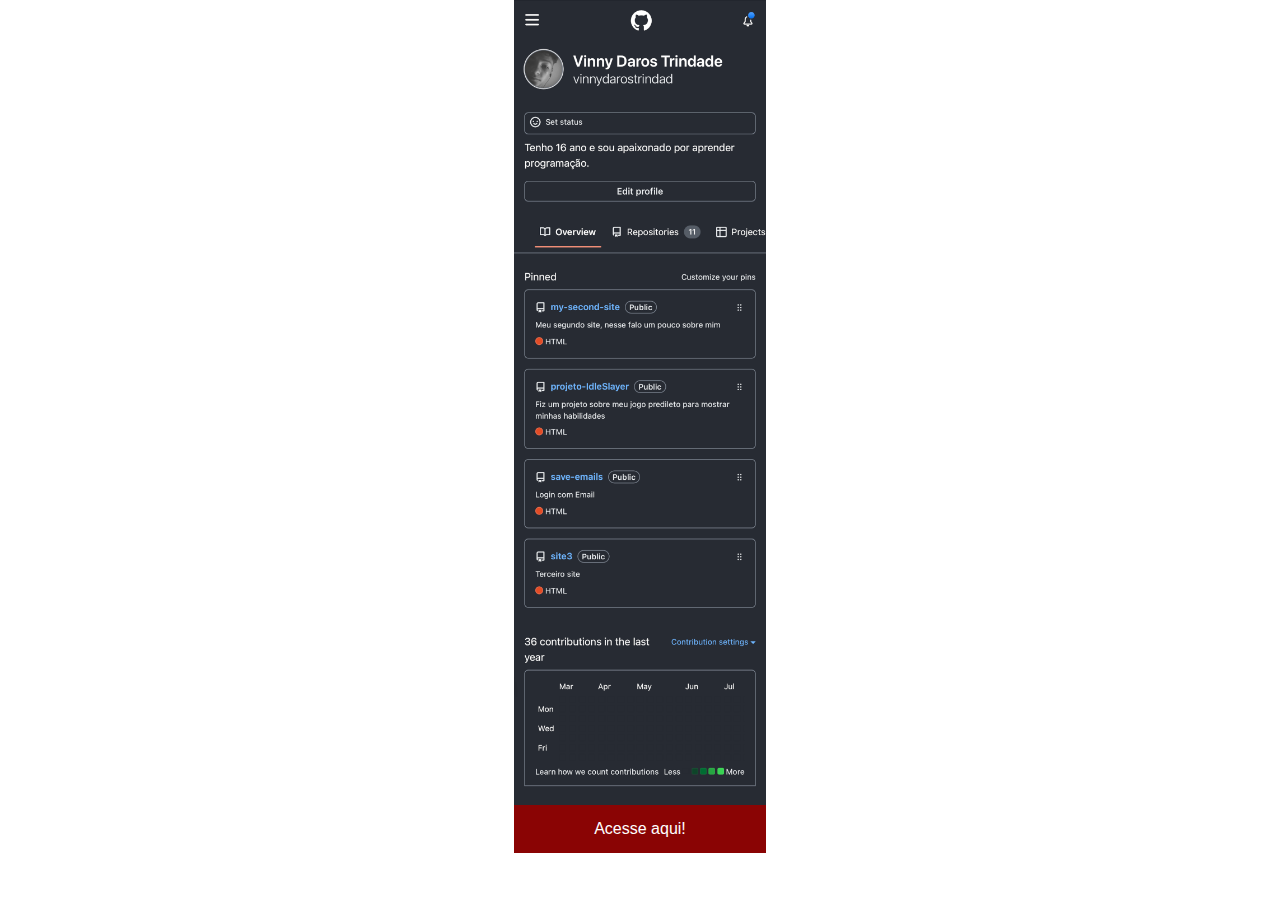
<file: github.html>
<!DOCTYPE html>
<html lang="pt-br">
<head>
    <meta charset="UTF-8">
    <meta http-equiv="X-UA-Compatible" content="IE=edge">
    <meta name="viewport" content="width=device-width, initial-scale=1.0">
    <title>GitHub</title>

    <style>
        * {
            margin: 0;
            padding: 0;
            font-family: Arial, Helvetica, sans-serif;
        }

        img {
            display: block;
            width: 252px;
            margin: auto;
        }

        ::-webkit-scrollbar {
            width: 0;
            height: 0;
        }

        a {
            display: block;
            text-decoration: none;
            color: white;
            background-color: rgb(138, 4, 4);
            width: 252px;
            margin: auto;
            padding: 15px 0;
            text-align: center;
        }

        a:hover {
            text-decoration: underline;
            background-color: rgb(170, 1, 1);
        }
    </style>
</head>
<body>
    <img src="src/img/github-screen.png" alt="Minha página do GitHub">
    <a href="https://github.com/vinnydarostrindad" target="_blank">Acesse aqui!</a>
</body>
</html>
</file>
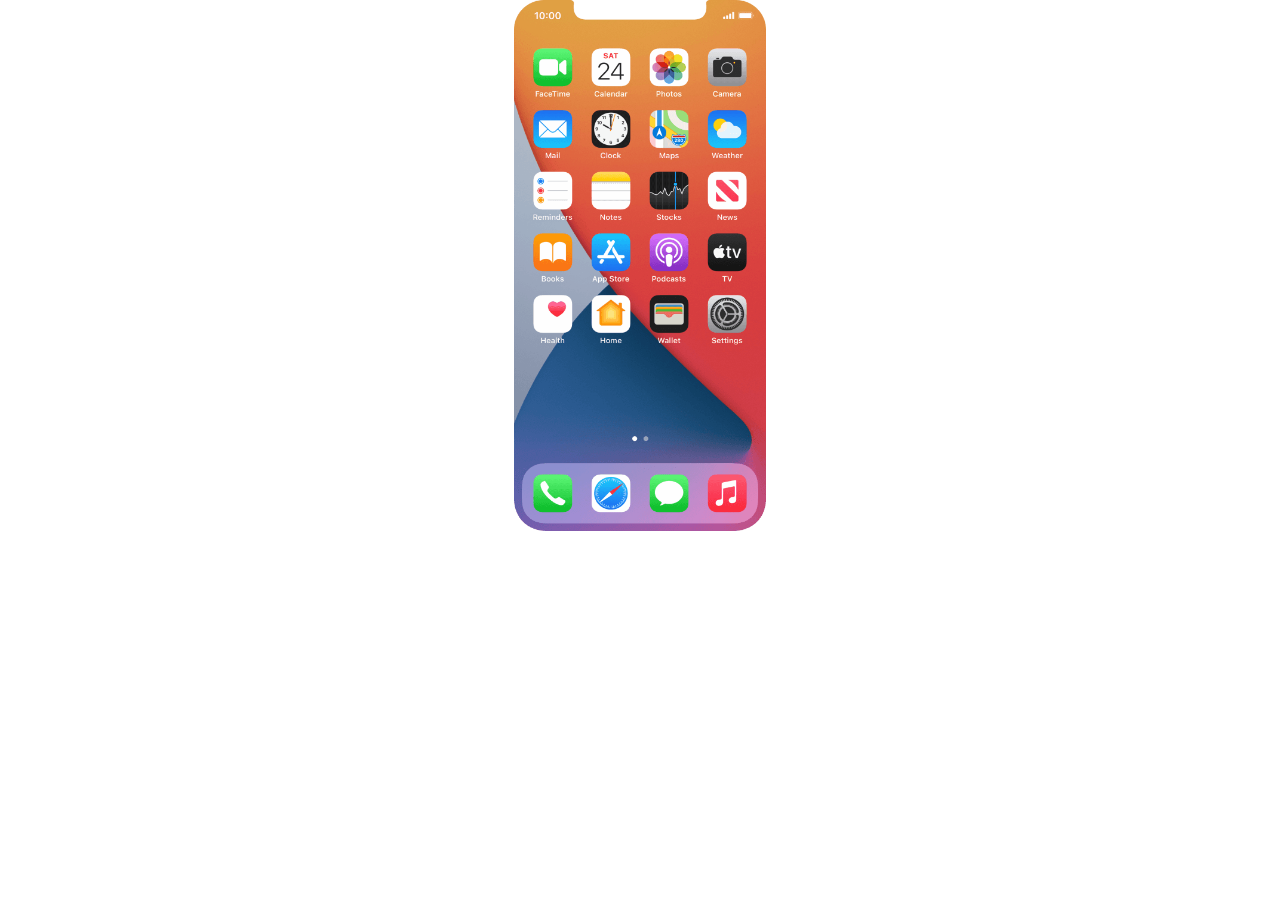
<file: home-page.html>
<!DOCTYPE html>
<html lang="pt-br">
<head>
    <meta charset="UTF-8">
    <meta http-equiv="X-UA-Compatible" content="IE=edge">
    <meta name="viewport" content="width=device-width, initial-scale=1.0">
    <title>iphone</title>

    <style>
        * {
            margin: 0;
            padding: 0;
        }

        img {
            display: block;
            height: 531px;
            width: 252px;
            margin: auto;
        }

        ::-webkit-scrollbar {
            width: 0;
            height: 0;
        }
    </style>
</head>
<body>
    <img src="src/img/iphone-homescreen.png" alt="Home screen Iphone">
</body>
</html>
</file>
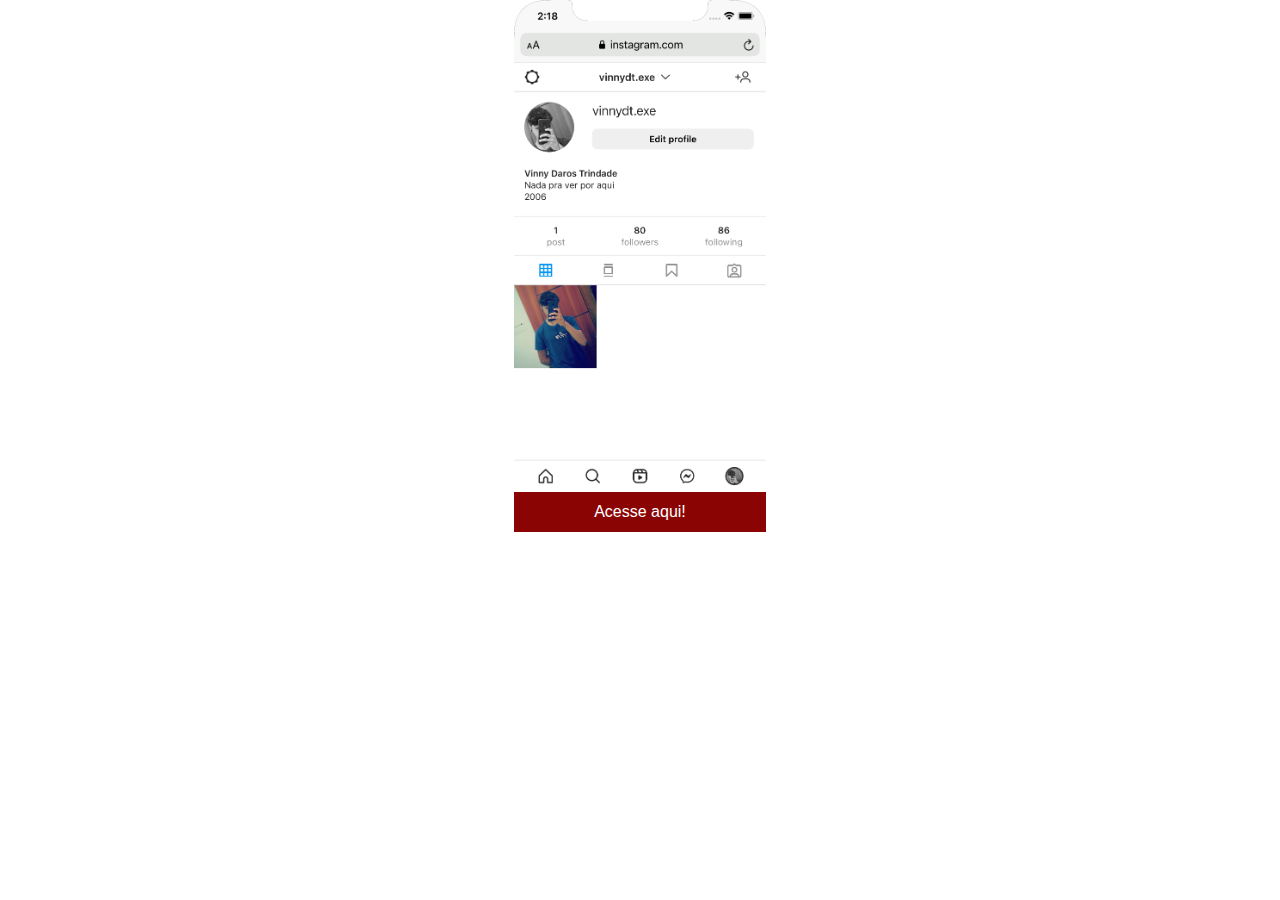
<file: instagram.html>
<!DOCTYPE html>
<html lang="pt-br">
<head>
    <meta charset="UTF-8">
    <meta http-equiv="X-UA-Compatible" content="IE=edge">
    <meta name="viewport" content="width=device-width, initial-scale=1.0">
    <title>Instagram</title>

    <style>
        * {
            margin: 0;
            padding: 0;
            font-family: Arial, Helvetica, sans-serif;
        }

        img {
            display: block;
            width: 252px;
            margin: auto;
        }

        ::-webkit-scrollbar {
            width: 0;
            height: 0;
        }

        a {
            display: block;
            text-decoration: none;
            color: white;
            background-color: rgb(138, 4, 4);
            width: 252px;
            margin: auto;
            padding: 11px 0;
            text-align: center;
        }

        a:hover {
            text-decoration: underline;
            background-color: rgb(170, 1, 1);
        }
    </style>
</head>
<body>
    <img src="src/img/instagram-screen.png" alt="">
    <a href="https://www.instagram.com/vinnydt.exe/" target="_blank">Acesse aqui!</a>
</body>
</html>
</file>
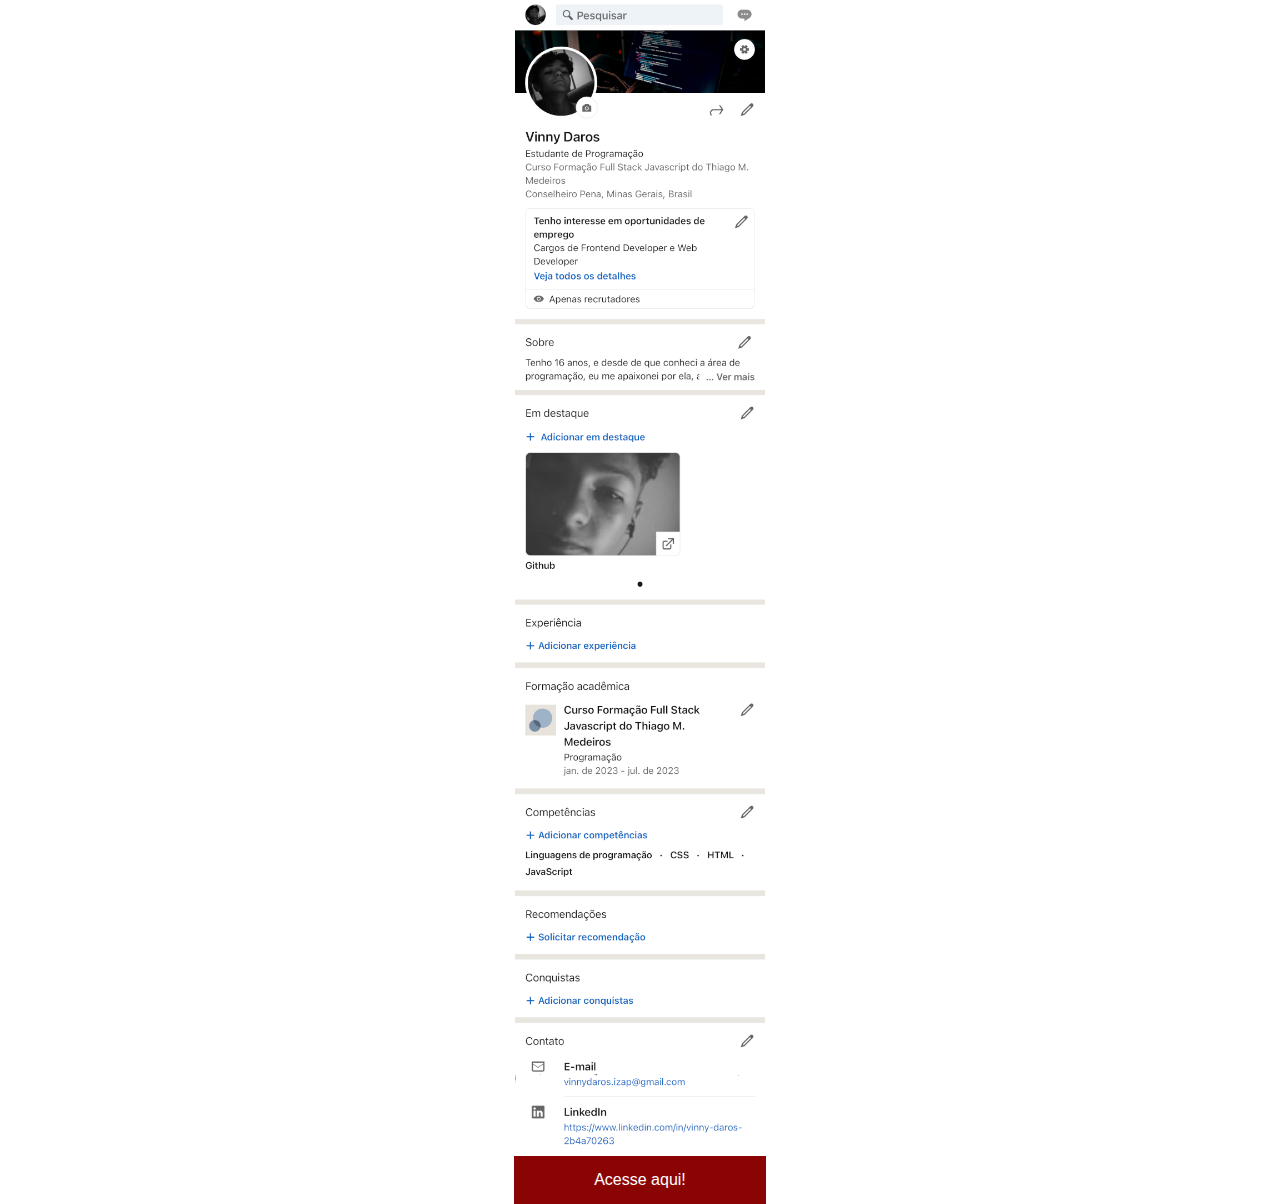
<file: linkedin.html>
<!DOCTYPE html>
<html lang="pt-br">
<head>
    <meta charset="UTF-8">
    <meta http-equiv="X-UA-Compatible" content="IE=edge">
    <meta name="viewport" content="width=device-width, initial-scale=1.0">
    <title>LinkedIn</title>

    <style>
        * {
            margin: 0;
            padding: 0;
            font-family: Arial, Helvetica, sans-serif;
        }

        img {
            display: block;
            width: 250px;
            margin: auto;
        }

        ::-webkit-scrollbar {
            width: 0;
            height: 0;
        }

        a {
            display: block;
            text-decoration: none;
            color: white;
            background-color: rgb(138, 4, 4);
            width: 252px;
            margin: auto;
            padding: 15px 0;
            text-align: center;
        }

        a:hover {
            text-decoration: underline;
            background-color: rgb(170, 1, 1);
        }
    </style>
</head>
<body>
    <img src="src/img/linkedin-screen.png" alt="LinkedIn do Vinny Daros Trindade">
    <a href="https://www.linkedin.com/in/vinny-daros-2b4a70263/" target="_blank">Acesse aqui!</a>
</body>
</html>
</file>
